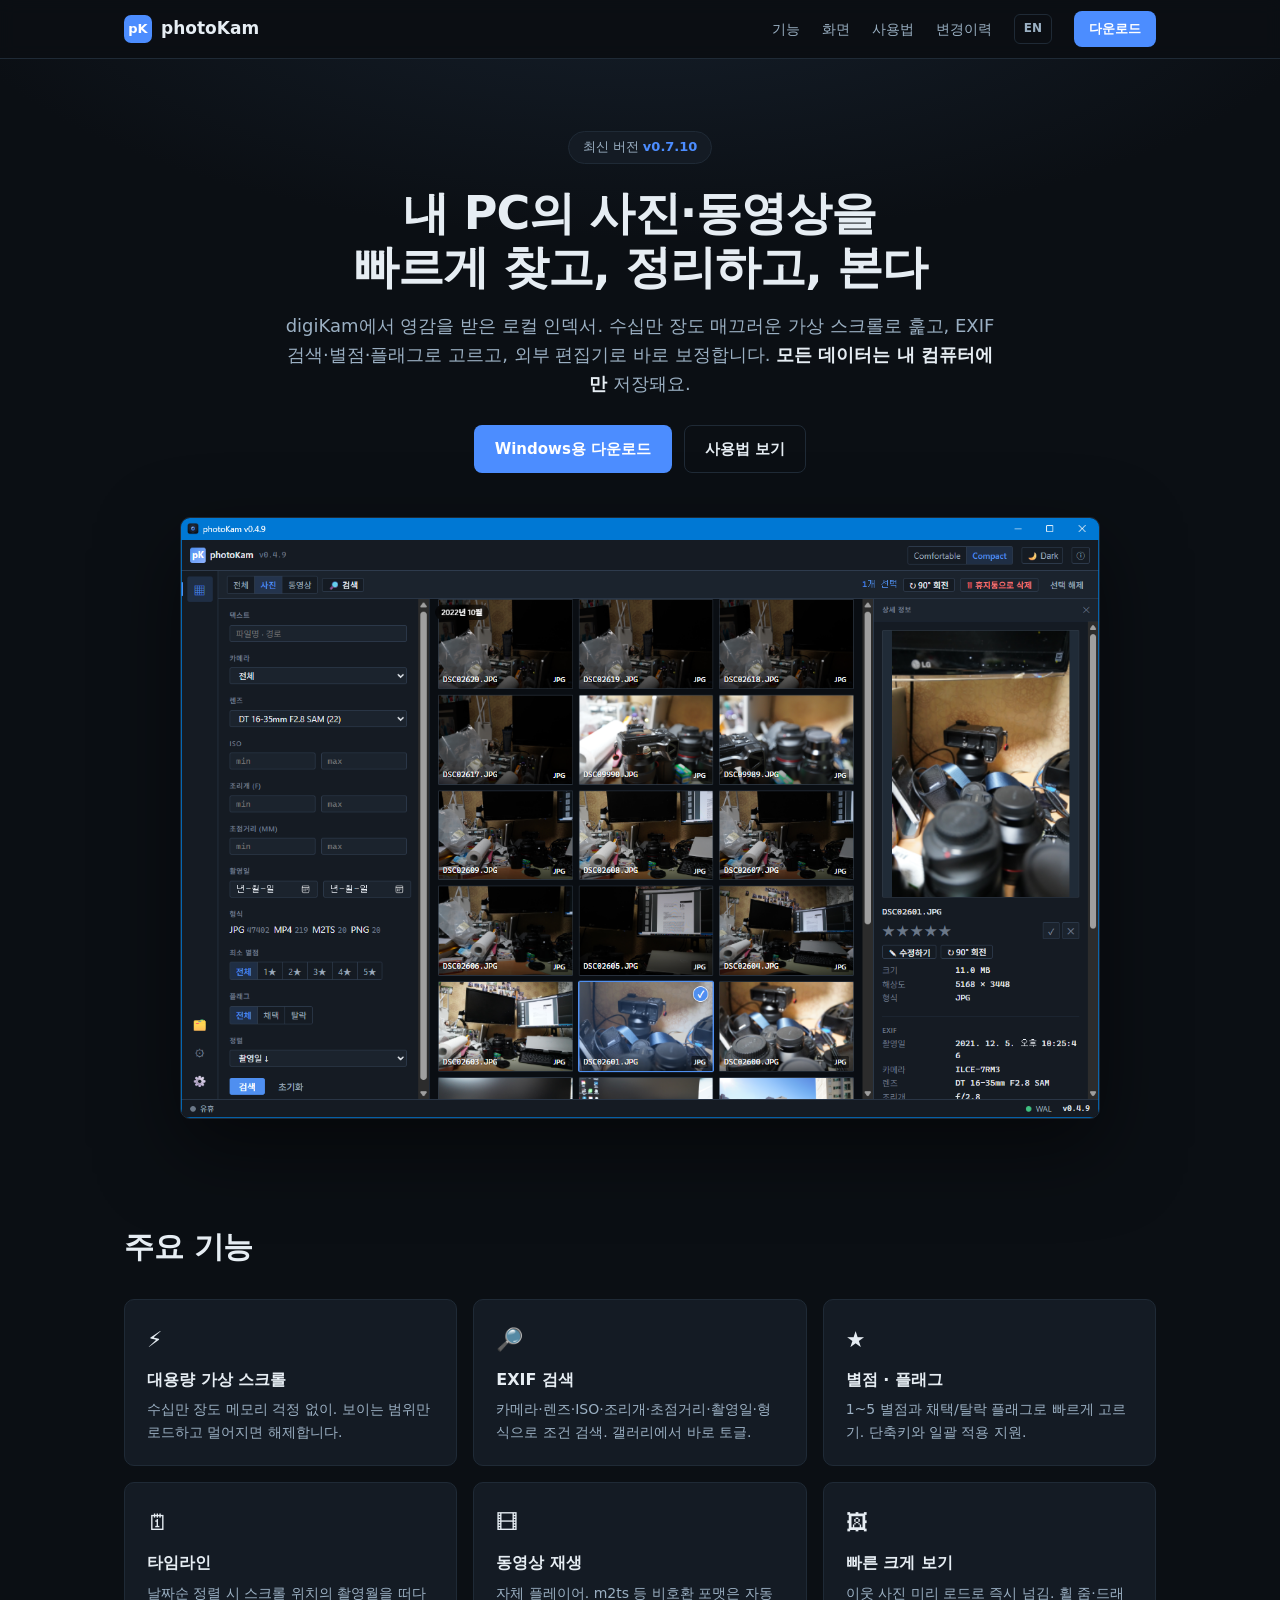
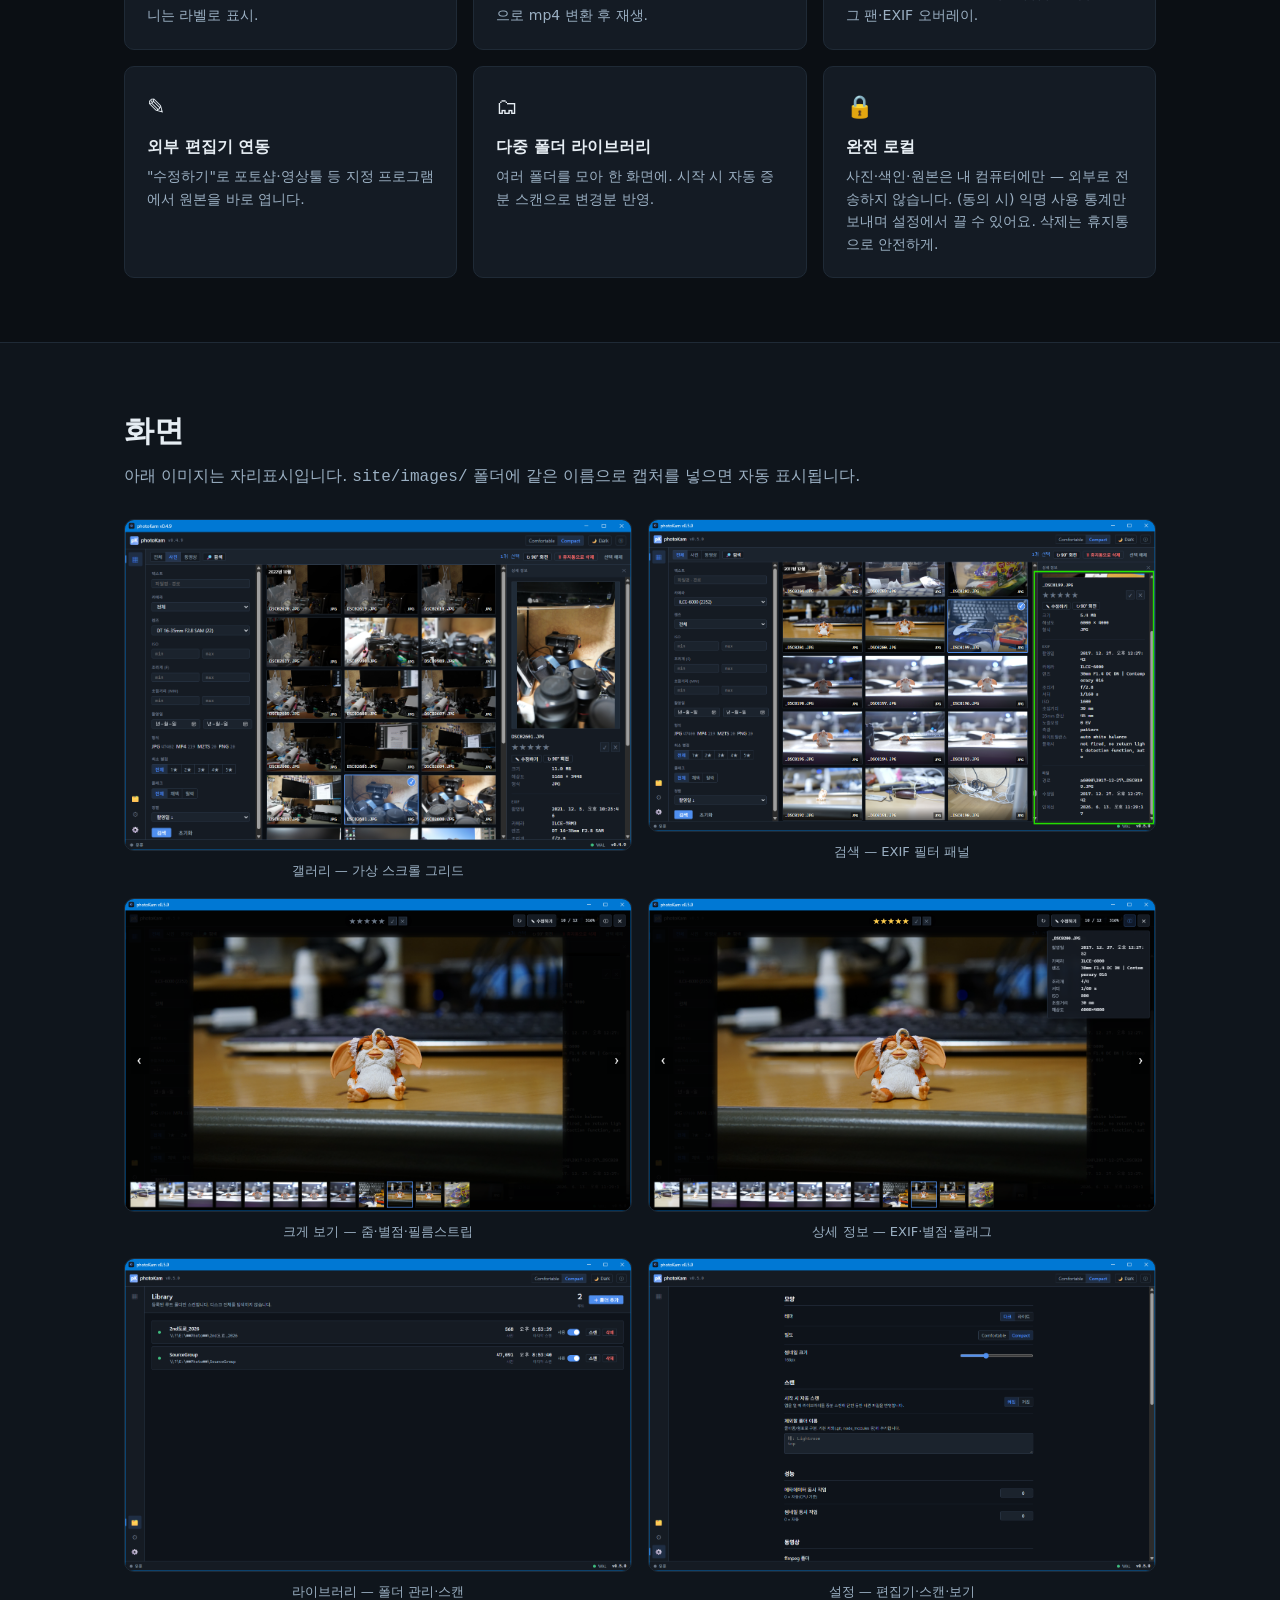
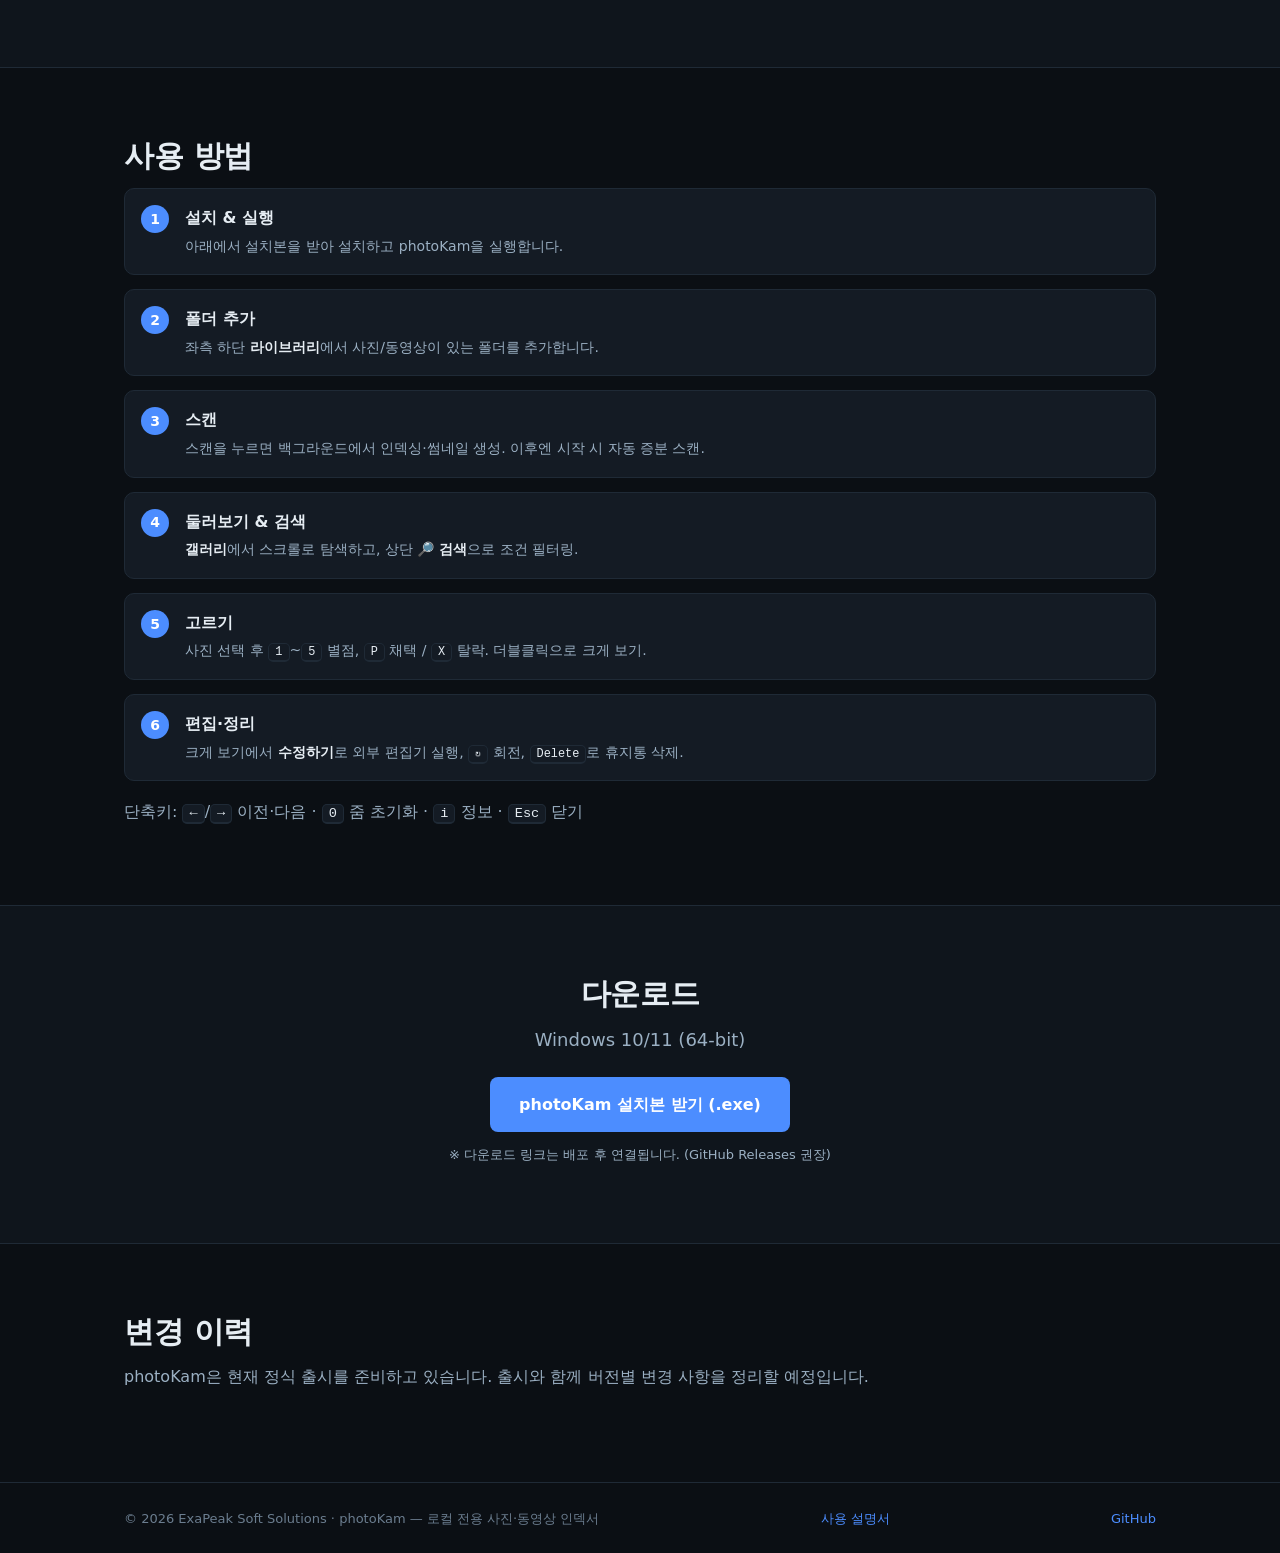
<file: index.html>
<!doctype html>
<html lang="ko">
<head>
  <meta charset="utf-8" />
  <meta name="viewport" content="width=device-width, initial-scale=1" />
  <title>photoKam — 로컬 사진·동영상 인덱서</title>
  <meta name="description" content="내 PC의 사진과 동영상을 빠르게 인덱싱·검색·정리하는 데스크탑 앱. 모든 데이터는 로컬에만 저장됩니다." />
  <link rel="stylesheet" href="style.css" />
</head>
<body>
  <!-- 배포 시 아래 값만 바꾸면 됩니다 -->
  <!-- DOWNLOAD_URL: 최신 설치본(.exe) 다운로드 주소 (예: GitHub Releases) -->

  <header class="nav">
    <div class="wrap nav-inner">
      <a class="brand" href="#top"><span class="logo">pK</span> photoKam</a>
      <nav class="nav-links">
        <a href="#features">기능</a>
        <a href="#shots">화면</a>
        <a href="#how">사용법</a>
        <a href="#changelog">변경이력</a>
        <a href="en/" class="lang">EN</a>
        <a class="btn primary sm" href="#download">다운로드</a>
      </nav>
    </div>
  </header>

  <main id="top">
    <!-- HERO -->
    <section class="hero">
      <div class="wrap">
        <div class="ver-pill">최신 버전 <strong>v0.7.10</strong></div>
        <h1>내 PC의 사진·동영상을<br />빠르게 찾고, 정리하고, 본다</h1>
        <p class="lead">
          digiKam에서 영감을 받은 로컬 인덱서. 수십만 장도 매끄러운 가상 스크롤로 훑고,
          EXIF 검색·별점·플래그로 고르고, 외부 편집기로 바로 보정합니다.
          <b>모든 데이터는 내 컴퓨터에만</b> 저장돼요.
        </p>
        <div class="hero-cta">
          <a class="btn primary" href="#download">Windows용 다운로드</a>
          <a class="btn ghost" href="#how">사용법 보기</a>
        </div>
        <figure class="shot hero-shot">
          <img src="images/01-gallery.png" alt="갤러리 메인 화면"
               onerror="this.style.display='none';this.nextElementSibling.style.display='flex'" />
          <div class="ph">[..이미지삽입] images/01-gallery.png</div>
        </figure>
      </div>
    </section>

    <!-- FEATURES -->
    <section id="features" class="section">
      <div class="wrap">
        <h2>주요 기능</h2>
        <div class="grid feats">
          <div class="card"><div class="ico">⚡</div><h3>대용량 가상 스크롤</h3><p>수십만 장도 메모리 걱정 없이. 보이는 범위만 로드하고 멀어지면 해제합니다.</p></div>
          <div class="card"><div class="ico">🔎</div><h3>EXIF 검색</h3><p>카메라·렌즈·ISO·조리개·초점거리·촬영일·형식으로 조건 검색. 갤러리에서 바로 토글.</p></div>
          <div class="card"><div class="ico">★</div><h3>별점 · 플래그</h3><p>1~5 별점과 채택/탈락 플래그로 빠르게 고르기. 단축키와 일괄 적용 지원.</p></div>
          <div class="card"><div class="ico">🗓</div><h3>타임라인</h3><p>날짜순 정렬 시 스크롤 위치의 촬영월을 떠다니는 라벨로 표시.</p></div>
          <div class="card"><div class="ico">🎞</div><h3>동영상 재생</h3><p>자체 플레이어. m2ts 등 비호환 포맷은 자동으로 mp4 변환 후 재생.</p></div>
          <div class="card"><div class="ico">🖼</div><h3>빠른 크게 보기</h3><p>이웃 사진 미리 로드로 즉시 넘김. 휠 줌·드래그 팬·EXIF 오버레이.</p></div>
          <div class="card"><div class="ico">✎</div><h3>외부 편집기 연동</h3><p>"수정하기"로 포토샵·영상툴 등 지정 프로그램에서 원본을 바로 엽니다.</p></div>
          <div class="card"><div class="ico">🗂</div><h3>다중 폴더 라이브러리</h3><p>여러 폴더를 모아 한 화면에. 시작 시 자동 증분 스캔으로 변경분 반영.</p></div>
          <div class="card"><div class="ico">🔒</div><h3>완전 로컬</h3><p>사진·색인·원본은 내 컴퓨터에만 — 외부로 전송하지 않습니다. (동의 시) 익명 사용 통계만 보내며 설정에서 끌 수 있어요. 삭제는 휴지통으로 안전하게.</p></div>
        </div>
      </div>
    </section>

    <!-- SCREENSHOTS -->
    <section id="shots" class="section alt">
      <div class="wrap">
        <h2>화면</h2>
        <p class="muted">아래 이미지는 자리표시입니다. <code>site/images/</code> 폴더에 같은 이름으로 캡처를 넣으면 자동 표시됩니다.</p>
        <div class="grid shots">
          <figure class="shot"><img src="images/01-gallery.png" alt="갤러리" onerror="this.style.display='none';this.nextElementSibling.style.display='flex'"><div class="ph">[..이미지삽입] images/01-gallery.png</div><figcaption>갤러리 — 가상 스크롤 그리드</figcaption></figure>
          <figure class="shot"><img src="images/02-search.png" alt="검색" onerror="this.style.display='none';this.nextElementSibling.style.display='flex'"><div class="ph">[..이미지삽입] images/02-search.png</div><figcaption>검색 — EXIF 필터 패널</figcaption></figure>
          <figure class="shot"><img src="images/03-lightbox.png" alt="크게 보기" onerror="this.style.display='none';this.nextElementSibling.style.display='flex'"><div class="ph">[..이미지삽입] images/03-lightbox.png</div><figcaption>크게 보기 — 줌·별점·필름스트립</figcaption></figure>
          <figure class="shot"><img src="images/04-detail.png" alt="상세 정보" onerror="this.style.display='none';this.nextElementSibling.style.display='flex'"><div class="ph">[..이미지삽입] images/04-detail.png</div><figcaption>상세 정보 — EXIF·별점·플래그</figcaption></figure>
          <figure class="shot"><img src="images/05-library.png" alt="라이브러리" onerror="this.style.display='none';this.nextElementSibling.style.display='flex'"><div class="ph">[..이미지삽입] images/05-library.png</div><figcaption>라이브러리 — 폴더 관리·스캔</figcaption></figure>
          <figure class="shot"><img src="images/06-settings.png" alt="설정" onerror="this.style.display='none';this.nextElementSibling.style.display='flex'"><div class="ph">[..이미지삽입] images/06-settings.png</div><figcaption>설정 — 편집기·스캔·보기</figcaption></figure>
        </div>
      </div>
    </section>

    <!-- HOW TO -->
    <section id="how" class="section">
      <div class="wrap">
        <h2>사용 방법</h2>
        <ol class="steps">
          <li><b>설치 & 실행</b><span>아래에서 설치본을 받아 설치하고 photoKam을 실행합니다.</span></li>
          <li><b>폴더 추가</b><span>좌측 하단 <em>라이브러리</em>에서 사진/동영상이 있는 폴더를 추가합니다.</span></li>
          <li><b>스캔</b><span>스캔을 누르면 백그라운드에서 인덱싱·썸네일 생성. 이후엔 시작 시 자동 증분 스캔.</span></li>
          <li><b>둘러보기 & 검색</b><span><em>갤러리</em>에서 스크롤로 탐색하고, 상단 <em>🔎 검색</em>으로 조건 필터링.</span></li>
          <li><b>고르기</b><span>사진 선택 후 <kbd>1</kbd>~<kbd>5</kbd> 별점, <kbd>P</kbd> 채택 / <kbd>X</kbd> 탈락. 더블클릭으로 크게 보기.</span></li>
          <li><b>편집·정리</b><span>크게 보기에서 <em>수정하기</em>로 외부 편집기 실행, <kbd>↻</kbd> 회전, <kbd>Delete</kbd>로 휴지통 삭제.</span></li>
        </ol>
        <p class="muted">단축키: <kbd>←</kbd>/<kbd>→</kbd> 이전·다음 · <kbd>0</kbd> 줌 초기화 · <kbd>i</kbd> 정보 · <kbd>Esc</kbd> 닫기</p>
      </div>
    </section>

    <!-- DOWNLOAD -->
    <section id="download" class="section alt">
      <div class="wrap dl">
        <h2>다운로드</h2>
        <p class="lead">Windows 10/11 (64-bit)</p>
        <a class="btn primary lg" id="dlBtn" href="#">photoKam 설치본 받기 (.exe)</a>
        <p class="muted small">
          ※ 다운로드 링크는 배포 후 연결됩니다. (GitHub Releases 권장)
        </p>
      </div>
    </section>

    <!-- CHANGELOG -->
    <section id="changelog" class="section">
      <div class="wrap">
        <h2>변경 이력</h2>
        <p class="muted">photoKam은 현재 정식 출시를 준비하고 있습니다. 출시와 함께 버전별 변경 사항을 정리할 예정입니다.</p>
      </div>
    </section>
  </main>

  <footer class="foot">
    <div class="wrap foot-inner">
      <span>© 2026 ExaPeak Soft Solutions · photoKam — 로컬 전용 사진·동영상 인덱서</span>
      <a href="guide/">사용 설명서</a>
      <a href="https://github.com/Sung-gon/PhotoKamIntro">GitHub</a>
    </div>
  </footer>
</body>
</html>
</file>
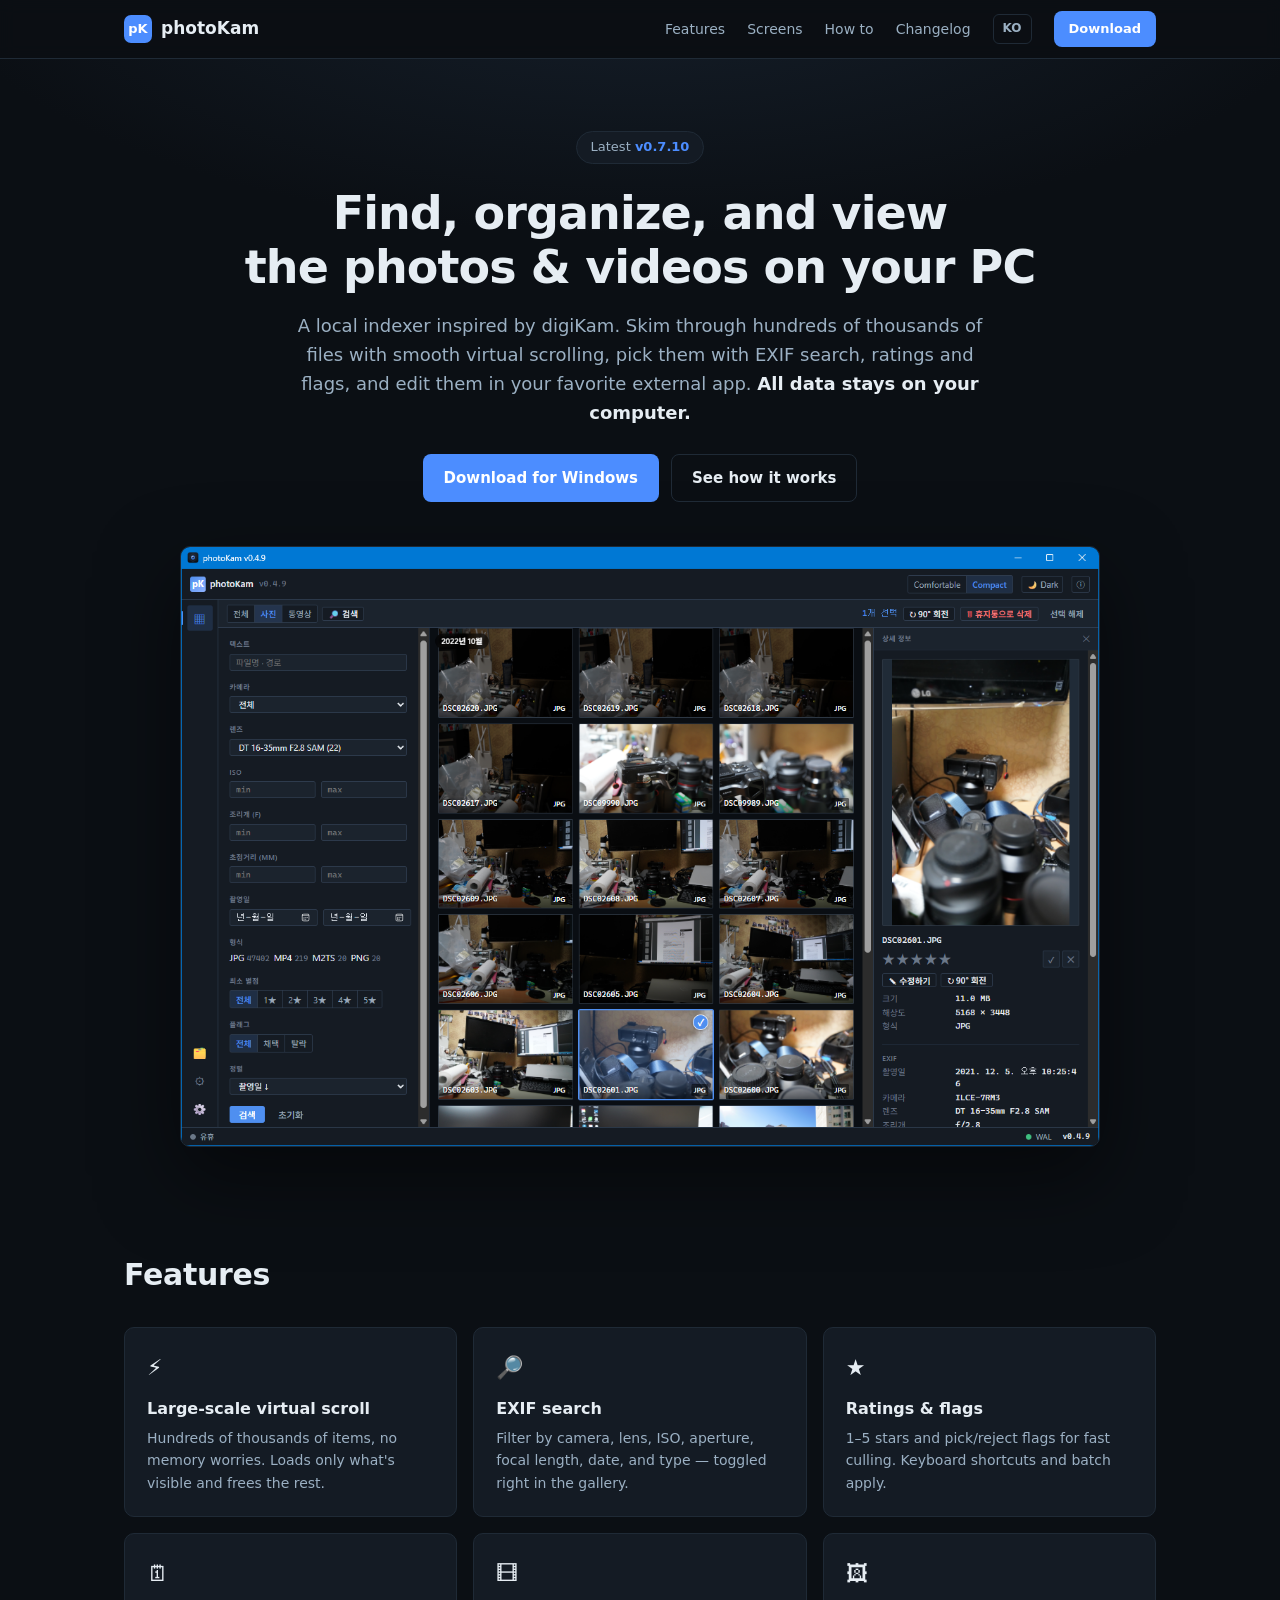
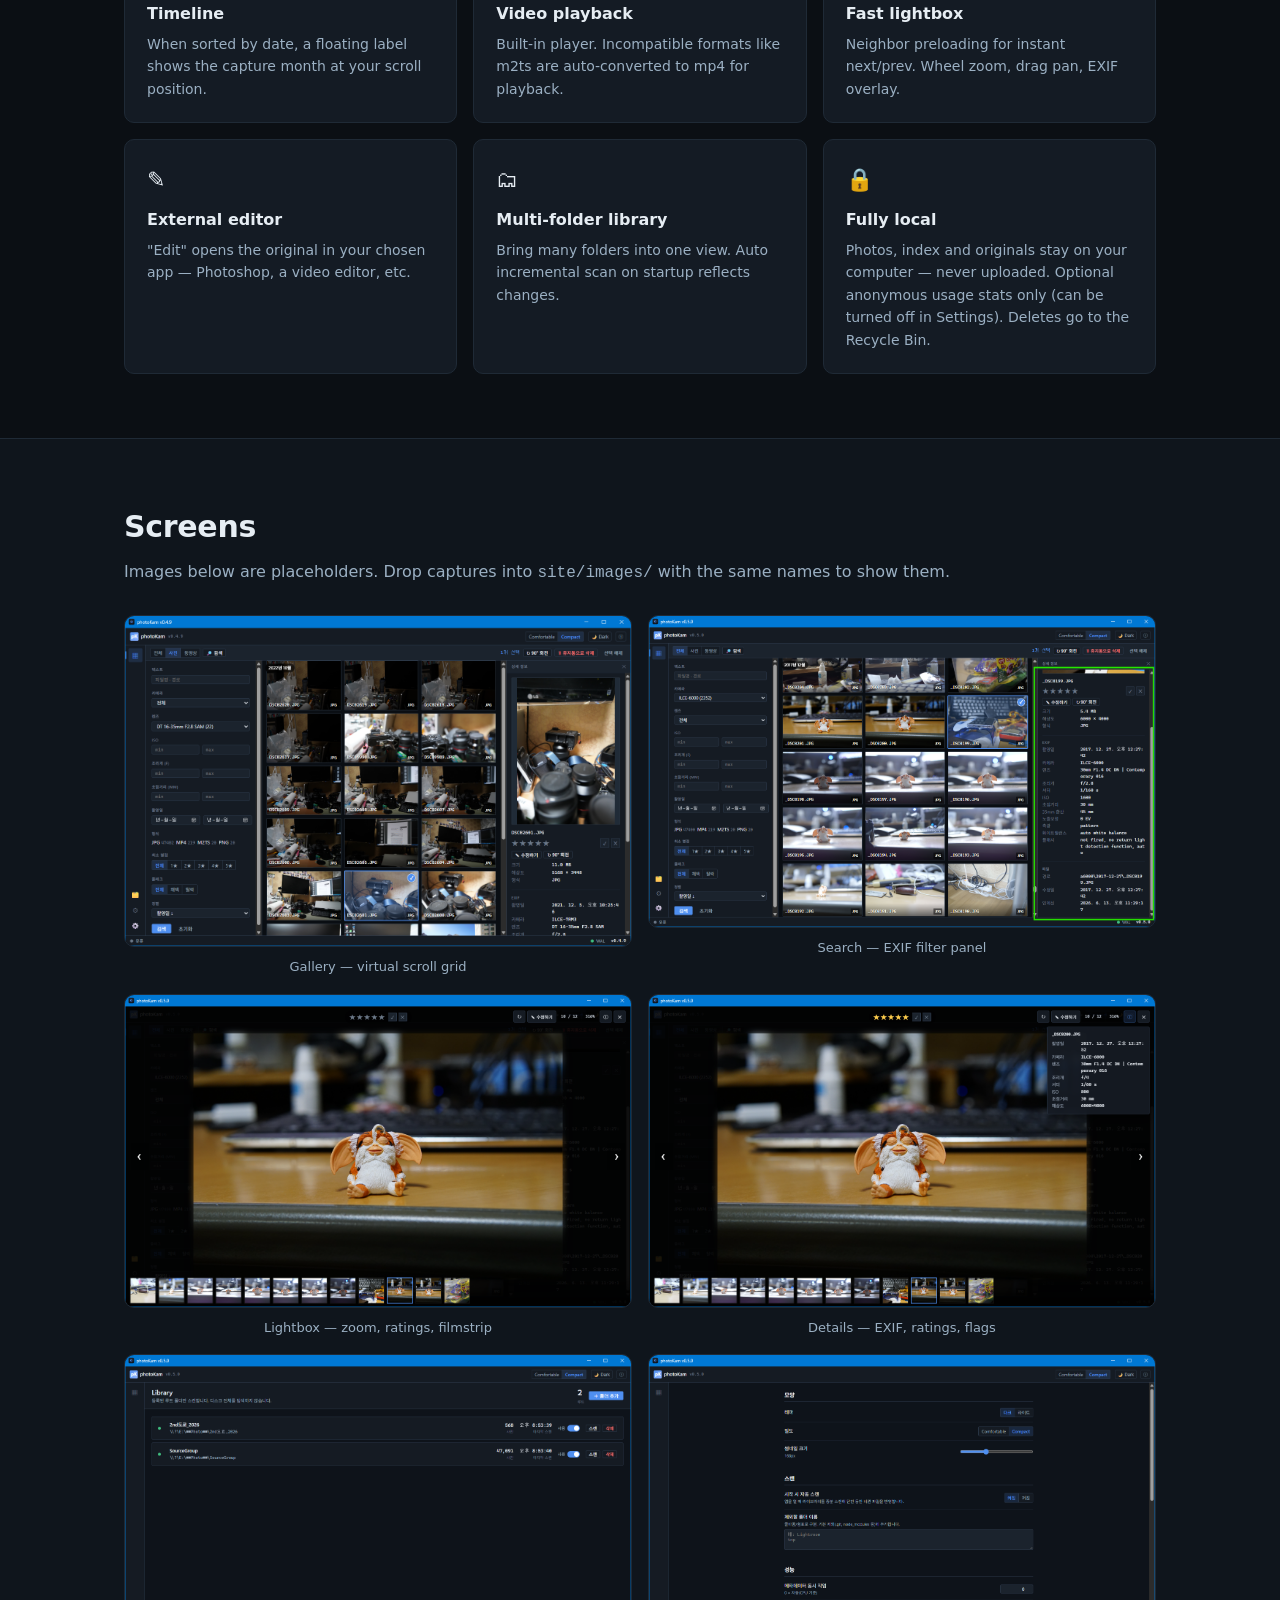
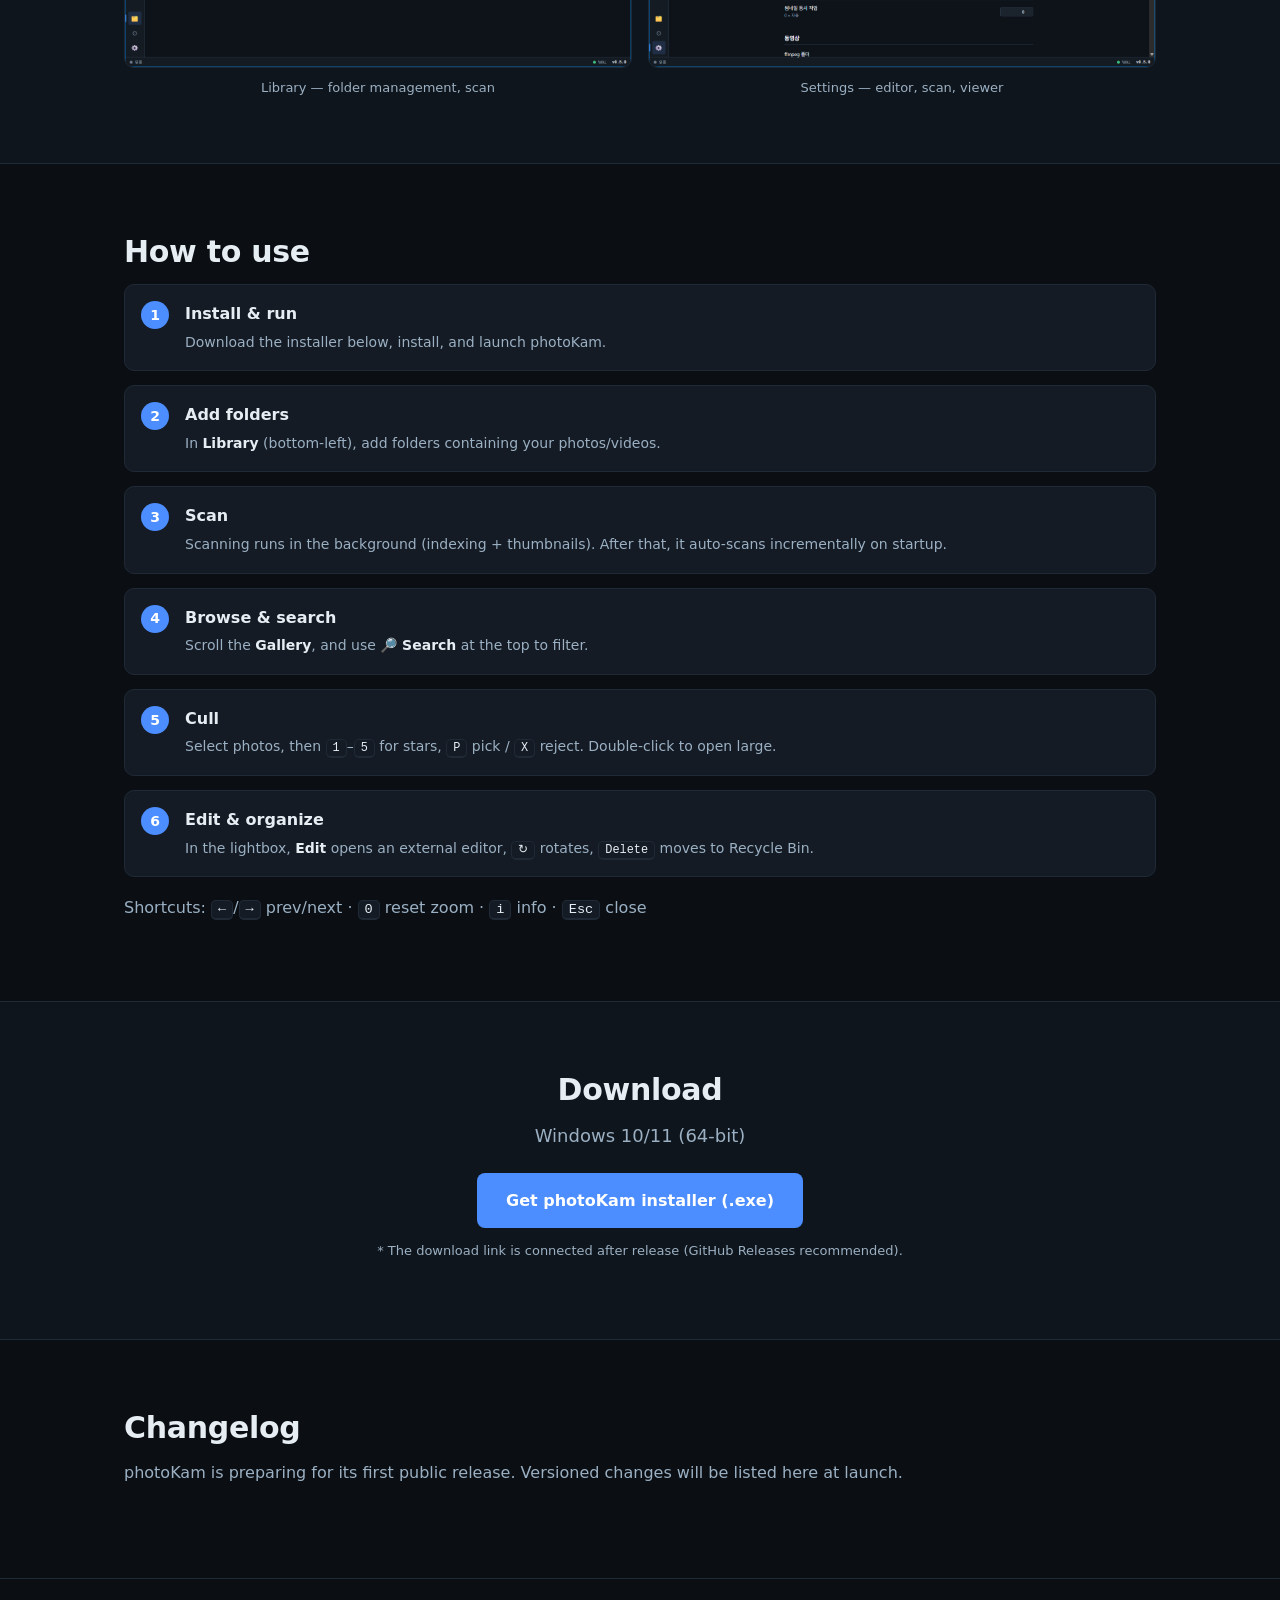
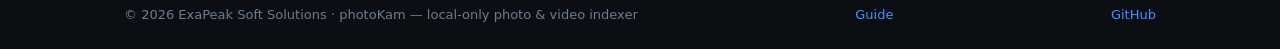
<file: en/index.html>
<!doctype html>
<html lang="en">
<head>
  <meta charset="utf-8" />
  <meta name="viewport" content="width=device-width, initial-scale=1" />
  <title>photoKam — Local Photo & Video Indexer</title>
  <meta name="description" content="A desktop app that indexes, searches, and organizes the photos and videos on your PC. All data stays local." />
  <link rel="stylesheet" href="../style.css" />
</head>
<body>
  <!-- When publishing, just update the values below -->
  <!-- DOWNLOAD_URL: latest installer (.exe) download link (e.g. GitHub Releases) -->

  <header class="nav">
    <div class="wrap nav-inner">
      <a class="brand" href="#top"><span class="logo">pK</span> photoKam</a>
      <nav class="nav-links">
        <a href="#features">Features</a>
        <a href="#shots">Screens</a>
        <a href="#how">How to</a>
        <a href="#changelog">Changelog</a>
        <a href="../" class="lang">KO</a>
        <a class="btn primary sm" href="#download">Download</a>
      </nav>
    </div>
  </header>

  <main id="top">
    <!-- HERO -->
    <section class="hero">
      <div class="wrap">
        <div class="ver-pill">Latest <strong>v0.7.10</strong></div>
        <h1>Find, organize, and view<br />the photos & videos on your PC</h1>
        <p class="lead">
          A local indexer inspired by digiKam. Skim through hundreds of thousands of files with
          smooth virtual scrolling, pick them with EXIF search, ratings and flags, and edit them
          in your favorite external app. <b>All data stays on your computer.</b>
        </p>
        <div class="hero-cta">
          <a class="btn primary" href="#download">Download for Windows</a>
          <a class="btn ghost" href="#how">See how it works</a>
        </div>
        <figure class="shot hero-shot">
          <img src="../images/01-gallery.png" alt="Gallery main screen"
               onerror="this.style.display='none';this.nextElementSibling.style.display='flex'" />
          <div class="ph">[..insert image] images/01-gallery.png</div>
        </figure>
      </div>
    </section>

    <!-- FEATURES -->
    <section id="features" class="section">
      <div class="wrap">
        <h2>Features</h2>
        <div class="grid feats">
          <div class="card"><div class="ico">⚡</div><h3>Large-scale virtual scroll</h3><p>Hundreds of thousands of items, no memory worries. Loads only what's visible and frees the rest.</p></div>
          <div class="card"><div class="ico">🔎</div><h3>EXIF search</h3><p>Filter by camera, lens, ISO, aperture, focal length, date, and type — toggled right in the gallery.</p></div>
          <div class="card"><div class="ico">★</div><h3>Ratings & flags</h3><p>1–5 stars and pick/reject flags for fast culling. Keyboard shortcuts and batch apply.</p></div>
          <div class="card"><div class="ico">🗓</div><h3>Timeline</h3><p>When sorted by date, a floating label shows the capture month at your scroll position.</p></div>
          <div class="card"><div class="ico">🎞</div><h3>Video playback</h3><p>Built-in player. Incompatible formats like m2ts are auto-converted to mp4 for playback.</p></div>
          <div class="card"><div class="ico">🖼</div><h3>Fast lightbox</h3><p>Neighbor preloading for instant next/prev. Wheel zoom, drag pan, EXIF overlay.</p></div>
          <div class="card"><div class="ico">✎</div><h3>External editor</h3><p>"Edit" opens the original in your chosen app — Photoshop, a video editor, etc.</p></div>
          <div class="card"><div class="ico">🗂</div><h3>Multi-folder library</h3><p>Bring many folders into one view. Auto incremental scan on startup reflects changes.</p></div>
          <div class="card"><div class="ico">🔒</div><h3>Fully local</h3><p>Photos, index and originals stay on your computer — never uploaded. Optional anonymous usage stats only (can be turned off in Settings). Deletes go to the Recycle Bin.</p></div>
        </div>
      </div>
    </section>

    <!-- SCREENSHOTS -->
    <section id="shots" class="section alt">
      <div class="wrap">
        <h2>Screens</h2>
        <p class="muted">Images below are placeholders. Drop captures into <code>site/images/</code> with the same names to show them.</p>
        <div class="grid shots">
          <figure class="shot"><img src="../images/01-gallery.png" alt="Gallery" onerror="this.style.display='none';this.nextElementSibling.style.display='flex'"><div class="ph">[..insert image] images/01-gallery.png</div><figcaption>Gallery — virtual scroll grid</figcaption></figure>
          <figure class="shot"><img src="../images/02-search.png" alt="Search" onerror="this.style.display='none';this.nextElementSibling.style.display='flex'"><div class="ph">[..insert image] images/02-search.png</div><figcaption>Search — EXIF filter panel</figcaption></figure>
          <figure class="shot"><img src="../images/03-lightbox.png" alt="Lightbox" onerror="this.style.display='none';this.nextElementSibling.style.display='flex'"><div class="ph">[..insert image] images/03-lightbox.png</div><figcaption>Lightbox — zoom, ratings, filmstrip</figcaption></figure>
          <figure class="shot"><img src="../images/04-detail.png" alt="Details" onerror="this.style.display='none';this.nextElementSibling.style.display='flex'"><div class="ph">[..insert image] images/04-detail.png</div><figcaption>Details — EXIF, ratings, flags</figcaption></figure>
          <figure class="shot"><img src="../images/05-library.png" alt="Library" onerror="this.style.display='none';this.nextElementSibling.style.display='flex'"><div class="ph">[..insert image] images/05-library.png</div><figcaption>Library — folder management, scan</figcaption></figure>
          <figure class="shot"><img src="../images/06-settings.png" alt="Settings" onerror="this.style.display='none';this.nextElementSibling.style.display='flex'"><div class="ph">[..insert image] images/06-settings.png</div><figcaption>Settings — editor, scan, viewer</figcaption></figure>
        </div>
      </div>
    </section>

    <!-- HOW TO -->
    <section id="how" class="section">
      <div class="wrap">
        <h2>How to use</h2>
        <ol class="steps">
          <li><b>Install & run</b><span>Download the installer below, install, and launch photoKam.</span></li>
          <li><b>Add folders</b><span>In <em>Library</em> (bottom-left), add folders containing your photos/videos.</span></li>
          <li><b>Scan</b><span>Scanning runs in the background (indexing + thumbnails). After that, it auto-scans incrementally on startup.</span></li>
          <li><b>Browse & search</b><span>Scroll the <em>Gallery</em>, and use <em>🔎 Search</em> at the top to filter.</span></li>
          <li><b>Cull</b><span>Select photos, then <kbd>1</kbd>–<kbd>5</kbd> for stars, <kbd>P</kbd> pick / <kbd>X</kbd> reject. Double-click to open large.</span></li>
          <li><b>Edit & organize</b><span>In the lightbox, <em>Edit</em> opens an external editor, <kbd>↻</kbd> rotates, <kbd>Delete</kbd> moves to Recycle Bin.</span></li>
        </ol>
        <p class="muted">Shortcuts: <kbd>←</kbd>/<kbd>→</kbd> prev/next · <kbd>0</kbd> reset zoom · <kbd>i</kbd> info · <kbd>Esc</kbd> close</p>
      </div>
    </section>

    <!-- DOWNLOAD -->
    <section id="download" class="section alt">
      <div class="wrap dl">
        <h2>Download</h2>
        <p class="lead">Windows 10/11 (64-bit)</p>
        <a class="btn primary lg" id="dlBtn" href="#">Get photoKam installer (.exe)</a>
        <p class="muted small">
          * The download link is connected after release (GitHub Releases recommended).
        </p>
      </div>
    </section>

    <!-- CHANGELOG -->
    <section id="changelog" class="section">
      <div class="wrap">
        <h2>Changelog</h2>
        <p class="muted">photoKam is preparing for its first public release. Versioned changes will be listed here at launch.</p>
      </div>
    </section>
  </main>

  <footer class="foot">
    <div class="wrap foot-inner">
      <span>© 2026 ExaPeak Soft Solutions · photoKam — local-only photo & video indexer</span>
      <a href="../guide/en.html">Guide</a>
      <a href="https://github.com/Sung-gon/PhotoKamIntro">GitHub</a>
    </div>
  </footer>
</body>
</html>
</file>
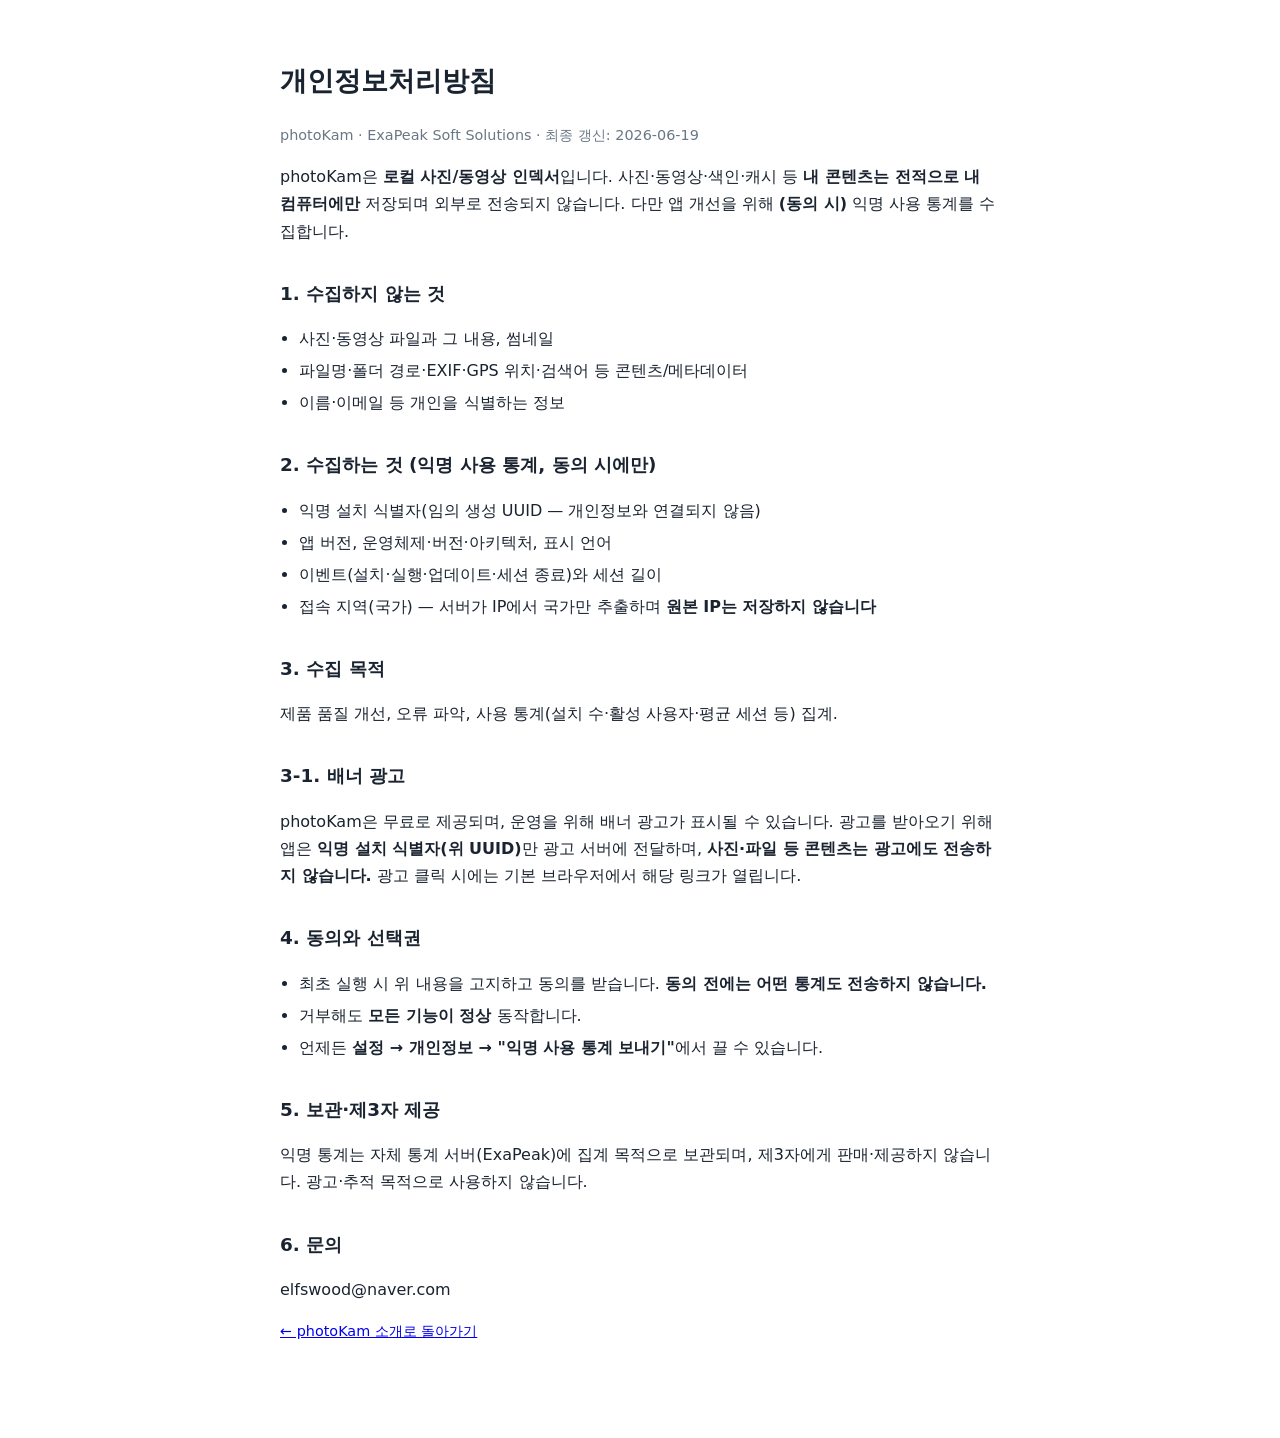
<file: privacy.html>
<!DOCTYPE html>
<html lang="ko">
<head>
  <meta charset="utf-8" />
  <meta name="viewport" content="width=device-width, initial-scale=1" />
  <title>photoKam — 개인정보처리방침</title>
  <style>
    :root { color-scheme: light dark; }
    body { max-width: 720px; margin: 0 auto; padding: 40px 20px 80px; line-height: 1.7;
      font-family: system-ui, "Segoe UI", "Malgun Gothic", sans-serif; color: #1a2330; background: #fff; }
    @media (prefers-color-scheme: dark) { body { color: #e8edf3; background: #0f141a; } a { color: #6aa8ff; } }
    h1 { font-size: 1.7rem; } h2 { font-size: 1.15rem; margin-top: 1.8em; }
    .muted { color: #6b7785; font-size: .9rem; }
    ul { padding-left: 1.2em; } li { margin: .3em 0; }
    code { background: rgba(127,127,127,.15); padding: 1px 5px; border-radius: 4px; }
  </style>
</head>
<body>
  <h1>개인정보처리방침</h1>
  <p class="muted">photoKam · ExaPeak Soft Solutions · 최종 갱신: 2026-06-19</p>

  <p>photoKam은 <b>로컬 사진/동영상 인덱서</b>입니다. 사진·동영상·색인·캐시 등 <b>내 콘텐츠는 전적으로 내 컴퓨터에만</b>
  저장되며 외부로 전송되지 않습니다. 다만 앱 개선을 위해 <b>(동의 시)</b> 익명 사용 통계를 수집합니다.</p>

  <h2>1. 수집하지 않는 것</h2>
  <ul>
    <li>사진·동영상 파일과 그 내용, 썸네일</li>
    <li>파일명·폴더 경로·EXIF·GPS 위치·검색어 등 콘텐츠/메타데이터</li>
    <li>이름·이메일 등 개인을 식별하는 정보</li>
  </ul>

  <h2>2. 수집하는 것 (익명 사용 통계, 동의 시에만)</h2>
  <ul>
    <li>익명 설치 식별자(임의 생성 UUID — 개인정보와 연결되지 않음)</li>
    <li>앱 버전, 운영체제·버전·아키텍처, 표시 언어</li>
    <li>이벤트(설치·실행·업데이트·세션 종료)와 세션 길이</li>
    <li>접속 지역(국가) — 서버가 IP에서 국가만 추출하며 <b>원본 IP는 저장하지 않습니다</b></li>
  </ul>

  <h2>3. 수집 목적</h2>
  <p>제품 품질 개선, 오류 파악, 사용 통계(설치 수·활성 사용자·평균 세션 등) 집계.</p>

  <h2>3-1. 배너 광고</h2>
  <p>photoKam은 무료로 제공되며, 운영을 위해 배너 광고가 표시될 수 있습니다. 광고를 받아오기 위해
  앱은 <b>익명 설치 식별자(위 UUID)</b>만 광고 서버에 전달하며, <b>사진·파일 등 콘텐츠는 광고에도 전송하지 않습니다.</b>
  광고 클릭 시에는 기본 브라우저에서 해당 링크가 열립니다.</p>

  <h2>4. 동의와 선택권</h2>
  <ul>
    <li>최초 실행 시 위 내용을 고지하고 동의를 받습니다. <b>동의 전에는 어떤 통계도 전송하지 않습니다.</b></li>
    <li>거부해도 <b>모든 기능이 정상</b> 동작합니다.</li>
    <li>언제든 <b>설정 → 개인정보 → "익명 사용 통계 보내기"</b>에서 끌 수 있습니다.</li>
  </ul>

  <h2>5. 보관·제3자 제공</h2>
  <p>익명 통계는 자체 통계 서버(ExaPeak)에 집계 목적으로 보관되며, 제3자에게 판매·제공하지 않습니다.
  광고·추적 목적으로 사용하지 않습니다.</p>

  <h2>6. 문의</h2>
  <p>elfswood@naver.com</p>

  <p class="muted"><a href="index.html">← photoKam 소개로 돌아가기</a></p>
</body>
</html>
</file>
<file: style.css>
/* photoKam 소개 페이지 — 다크 팔란티어 풍 */
:root {
  --bg: #0b0f14;
  --bg-alt: #0f151c;
  --panel: #141b24;
  --border: #1f2a36;
  --text: #e6edf3;
  --muted: #9bb0c3;
  --dim: #6b7d8f;
  --accent: #4c8dff;
  --accent-d: #3a74da;
  --radius: 10px;
  --mono: ui-monospace, "Cascadia Mono", Consolas, monospace;
  --ui: -apple-system, "Segoe UI", "Malgun Gothic", system-ui, sans-serif;
}
* { box-sizing: border-box; }
html { scroll-behavior: smooth; }
body { margin: 0; background: var(--bg); color: var(--text); font-family: var(--ui);
  line-height: 1.6; -webkit-font-smoothing: antialiased; }
.wrap { max-width: 1080px; margin: 0 auto; padding: 0 24px; }
a { color: var(--accent); text-decoration: none; }
code, kbd, .mono { font-family: var(--mono); }
kbd { background: var(--panel); border: 1px solid var(--border); border-bottom-width: 2px;
  border-radius: 5px; padding: 1px 6px; font-size: 0.85em; color: var(--text); }

/* nav */
.nav { position: sticky; top: 0; z-index: 10; background: rgba(11,15,20,0.82);
  backdrop-filter: blur(8px); border-bottom: 1px solid var(--border); }
.nav-inner { display: flex; align-items: center; justify-content: space-between; height: 58px; }
.brand { display: flex; align-items: center; gap: 9px; color: var(--text); font-weight: 700; font-size: 17px; }
.logo { width: 28px; height: 28px; border-radius: 7px; background: var(--accent); color: #fff;
  display: grid; place-items: center; font-weight: 800; font-size: 13px; }
.nav-links { display: flex; align-items: center; gap: 22px; }
.nav-links a { color: var(--muted); font-size: 14px; }
.nav-links a:hover { color: var(--text); }
.nav-links a.lang { border: 1px solid var(--border); border-radius: 6px; padding: 4px 9px; font-weight: 600; font-size: 12px; }
.nav-links a.lang:hover { border-color: var(--accent); color: var(--accent); }

/* buttons */
.btn { display: inline-block; border-radius: 8px; padding: 11px 20px; font-size: 15px; font-weight: 600;
  border: 1px solid transparent; cursor: pointer; transition: background .15s, border-color .15s; }
.btn.primary { background: var(--accent); color: #fff; }
.btn.primary:hover { background: var(--accent-d); }
.btn.ghost { background: transparent; border-color: var(--border); color: var(--text); }
.btn.ghost:hover { border-color: var(--accent); }
.btn.default { background: var(--panel); border-color: var(--border); color: var(--text); }
.btn.sm { padding: 7px 14px; font-size: 13px; }
.btn.lg { padding: 14px 28px; font-size: 16px; }

/* hero */
.hero { padding: 72px 0 40px; background: radial-gradient(1200px 480px at 50% -10%, #16202c 0%, var(--bg) 60%); text-align: center; }
.ver-pill { display: inline-block; font-size: 13px; color: var(--muted); background: var(--panel);
  border: 1px solid var(--border); border-radius: 999px; padding: 5px 14px; margin-bottom: 22px; }
.ver-pill strong { color: var(--accent); }
.hero h1 { font-size: 46px; line-height: 1.18; margin: 0 0 18px; letter-spacing: -0.02em; }
.lead { font-size: 18px; color: var(--muted); max-width: 720px; margin: 0 auto 26px; }
.lead b { color: var(--text); }
.hero-cta { display: flex; gap: 12px; justify-content: center; margin-bottom: 44px; }

/* shots */
.shot { margin: 0; }
.shot img { width: 100%; display: block; border: 1px solid var(--border); border-radius: var(--radius);
  background: var(--panel); }
.shot .ph { display: none; align-items: center; justify-content: center; min-height: 280px;
  border: 1px dashed #2c3a48; border-radius: var(--radius); background: var(--panel); color: var(--dim);
  font-family: var(--mono); font-size: 14px; }
.shot figcaption { margin-top: 10px; font-size: 13px; color: var(--muted); text-align: center; }
.hero-shot { max-width: 920px; margin: 0 auto; box-shadow: 0 30px 80px rgba(0,0,0,0.5); border-radius: var(--radius); }
.hero-shot .ph { min-height: 440px; }

/* sections */
.section { padding: 64px 0; }
.section.alt { background: var(--bg-alt); border-top: 1px solid var(--border); border-bottom: 1px solid var(--border); }
.section h2 { font-size: 30px; margin: 0 0 8px; letter-spacing: -0.01em; }
.muted { color: var(--muted); }
.muted.small { font-size: 13px; }
.section h2 + .muted { margin-top: 0; margin-bottom: 28px; }

/* feature grid */
.grid { display: grid; gap: 16px; }
.feats { grid-template-columns: repeat(3, 1fr); margin-top: 28px; }
.card { background: var(--panel); border: 1px solid var(--border); border-radius: var(--radius); padding: 22px; }
.card .ico { font-size: 22px; margin-bottom: 10px; }
.card h3 { margin: 0 0 6px; font-size: 16px; }
.card p { margin: 0; color: var(--muted); font-size: 14px; }

/* screenshots grid */
.shots { grid-template-columns: repeat(2, 1fr); margin-top: 8px; }

/* steps */
.steps { counter-reset: s; list-style: none; padding: 0; margin: 8px 0 18px; display: grid; gap: 14px; }
.steps li { counter-increment: s; position: relative; padding: 16px 18px 16px 60px; background: var(--panel);
  border: 1px solid var(--border); border-radius: var(--radius); }
.steps li::before { content: counter(s); position: absolute; left: 16px; top: 16px; width: 28px; height: 28px;
  border-radius: 50%; background: var(--accent); color: #fff; display: grid; place-items: center; font-weight: 700; font-size: 14px; }
.steps li b { display: block; margin-bottom: 2px; }
.steps li span { color: var(--muted); font-size: 14px; }
.steps em { color: var(--text); font-style: normal; font-weight: 600; }

/* download */
.dl { text-align: center; }
.dl .lead { margin-bottom: 22px; }

/* changelog */
.log { list-style: none; padding: 0; margin: 14px 0 0; display: grid; gap: 10px; }
.log li { background: var(--panel); border: 1px solid var(--border); border-radius: 8px; padding: 12px 16px;
  font-size: 14px; color: var(--muted); }
.log b { color: var(--text); margin-right: 8px; }

/* footer */
.foot { border-top: 1px solid var(--border); padding: 26px 0; color: var(--dim); font-size: 13px; }
.foot-inner { display: flex; justify-content: space-between; align-items: center; }

@media (max-width: 800px) {
  .hero h1 { font-size: 32px; }
  .feats { grid-template-columns: 1fr; }
  .shots { grid-template-columns: 1fr; }
  .nav-links a:not(.btn) { display: none; }
}
</file>
